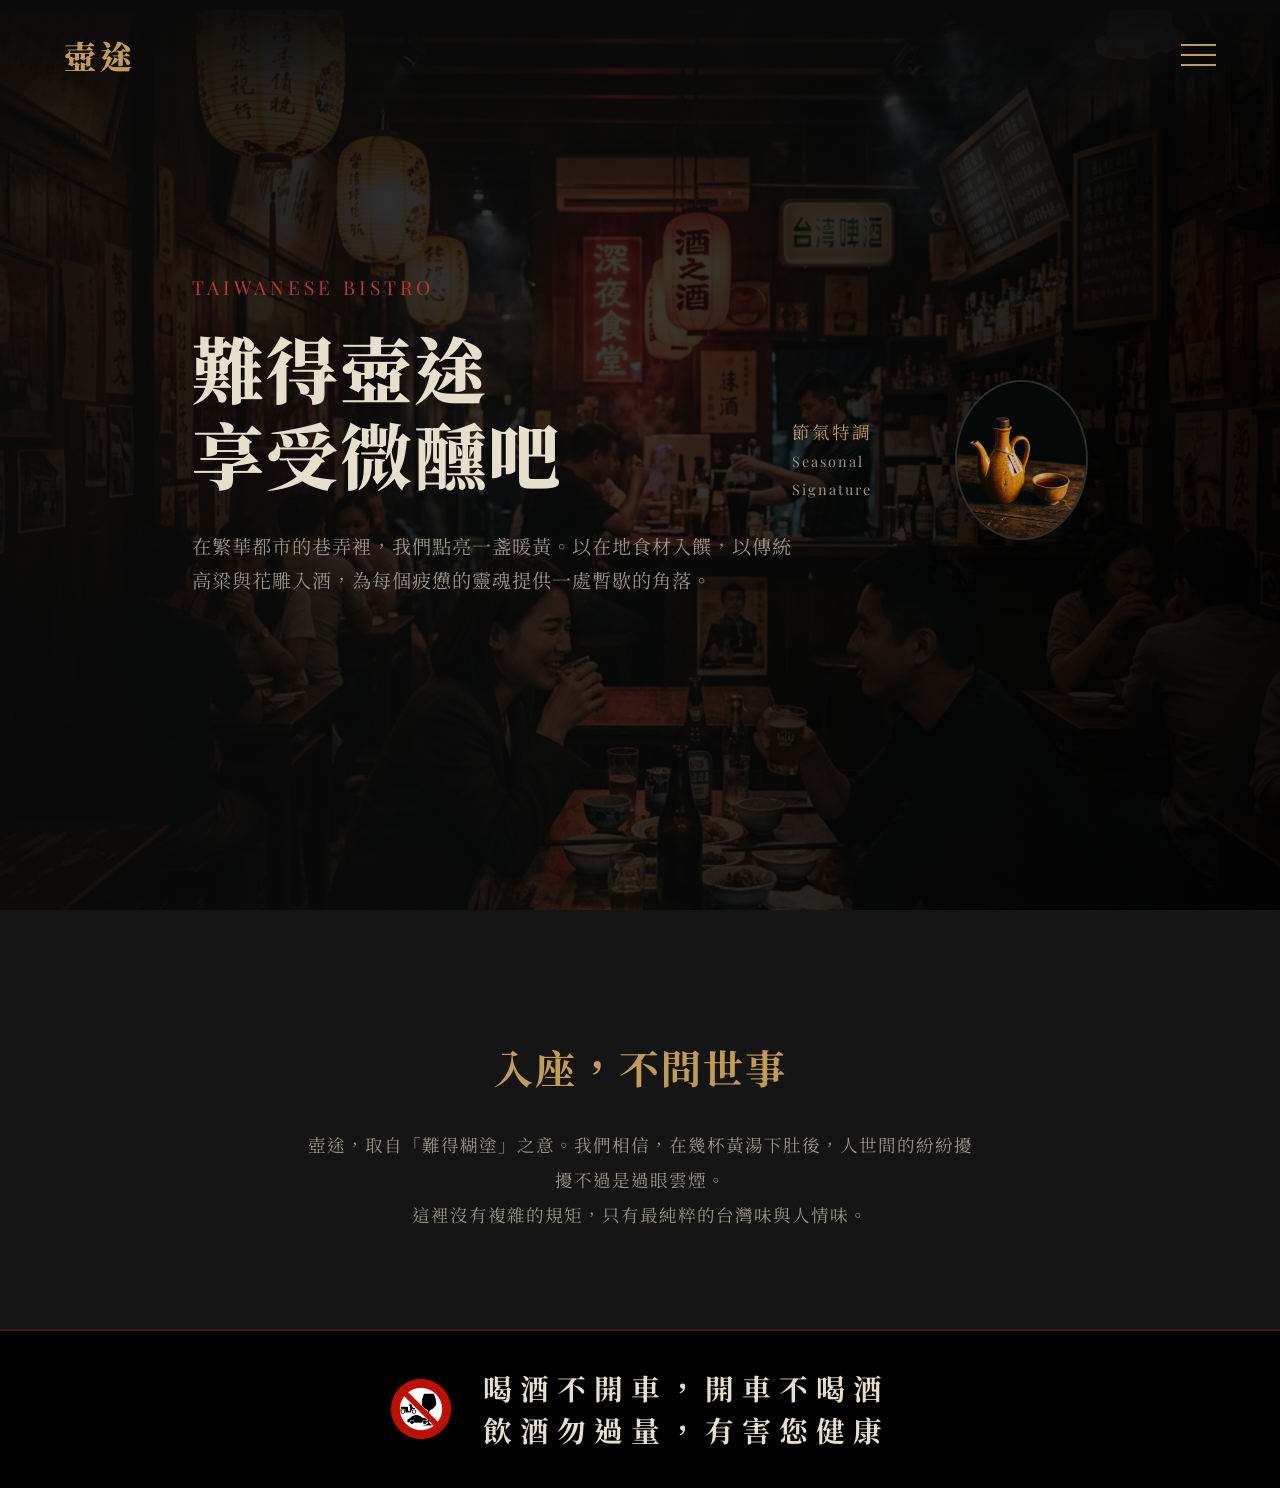
<file: index.html>
<!DOCTYPE html>
<html lang="zh-TW">

<head>
  <meta charset="UTF-8">
  <meta name="viewport" content="width=device-width, initial-scale=1.0">
  <title>壺途 HUTU | 傳統台式餐酒館</title>
  <link rel="stylesheet" href="styles.css">
</head>

<body>
  <header>
    <a href="index.html" class="logo">壺途</a>
    <div class="menu-toggle">
      <span></span>
      <span></span>
      <span></span>
    </div>
  </header>

  <nav class="nav-overlay">
    <ul class="nav-links">
      <li><a href="index.html">首頁 Home</a></li>
      <li><a href="about.html">關於壺途 About</a></li>
      <li><a href="menu.html">酒菜單 Menu</a></li>
      <li><a href="solar-terms.html">節氣特調 Seasonal Specials</a></li>
      <li><a href="contact.html">訂位預約 Contact</a></li>
    </ul>
  </nav>

  <main class="hero">
    <img src="assets/bistro_hero.png" alt="Bistro Interior" class="hero-bg">
    <div class="hero-gradient"></div>

    <div class="container" style="display: flex; justify-content: space-between; align-items: center; width: 100%;">
      <div class="hero-content">
        <div class="hero-subtitle">Taiwanese Bistro</div>
        <h1 class="hero-title">
          難得壺途<br>
          享受微醺吧
        </h1>
        <p class="hero-desc">
          在繁華都市的巷弄裡，我們點亮一盞暖黃。以在地食材入饌，以傳統高粱與花雕入酒，為每個疲憊的靈魂提供一處暫歇的角落。
        </p>
      </div>

      <a href="solar-terms.html" class="hero-video-thumbnail">
        <p>節氣特調<br><span style="font-family: var(--font-en); font-size: 0.9rem; color: var(--text-secondary);">Seasonal
            Signature</span></p>
        <div class="thumbnail-wrapper">
          <img src="assets/bistro_floating.png" alt="Seasonal Drink">
        </div>
      </a>
    </div>
  </main>

  <section class="section bg-alt" style="text-align: center; padding-bottom: 6rem;">
    <div class="container" style="max-width: 800px;">
      <h2 style="font-size: 2.5rem; color: var(--accent-gold); margin-bottom: 2rem; letter-spacing: 2px;">入座，不問世事</h2>
      <p style="color: var(--text-secondary); line-height: 2; font-size: 1.1rem;">
        壺途，取自「難得糊塗」之意。我們相信，在幾杯黃湯下肚後，人世間的紛紛擾擾不過是過眼雲煙。<br>
        這裡沒有複雜的規矩，只有最純粹的台灣味與人情味。
      </p>
    </div>
  </section>

  <!-- Warning Banner -->
  <div class="warning-banner">
    <div class="warning-content">
      <img src="assets/drink_notice.png" alt="禁止酒駕" class="warning-icon">
      <div class="warning-text-group">
        <div class="warning-text-primary">喝酒不開車，開車不喝酒</div>
        <div class="warning-text-secondary">飲酒勿過量，有害您健康</div>
      </div>
    </div>
  </div>

  <script src="main.js"></script>
</body>

</html>
</file>
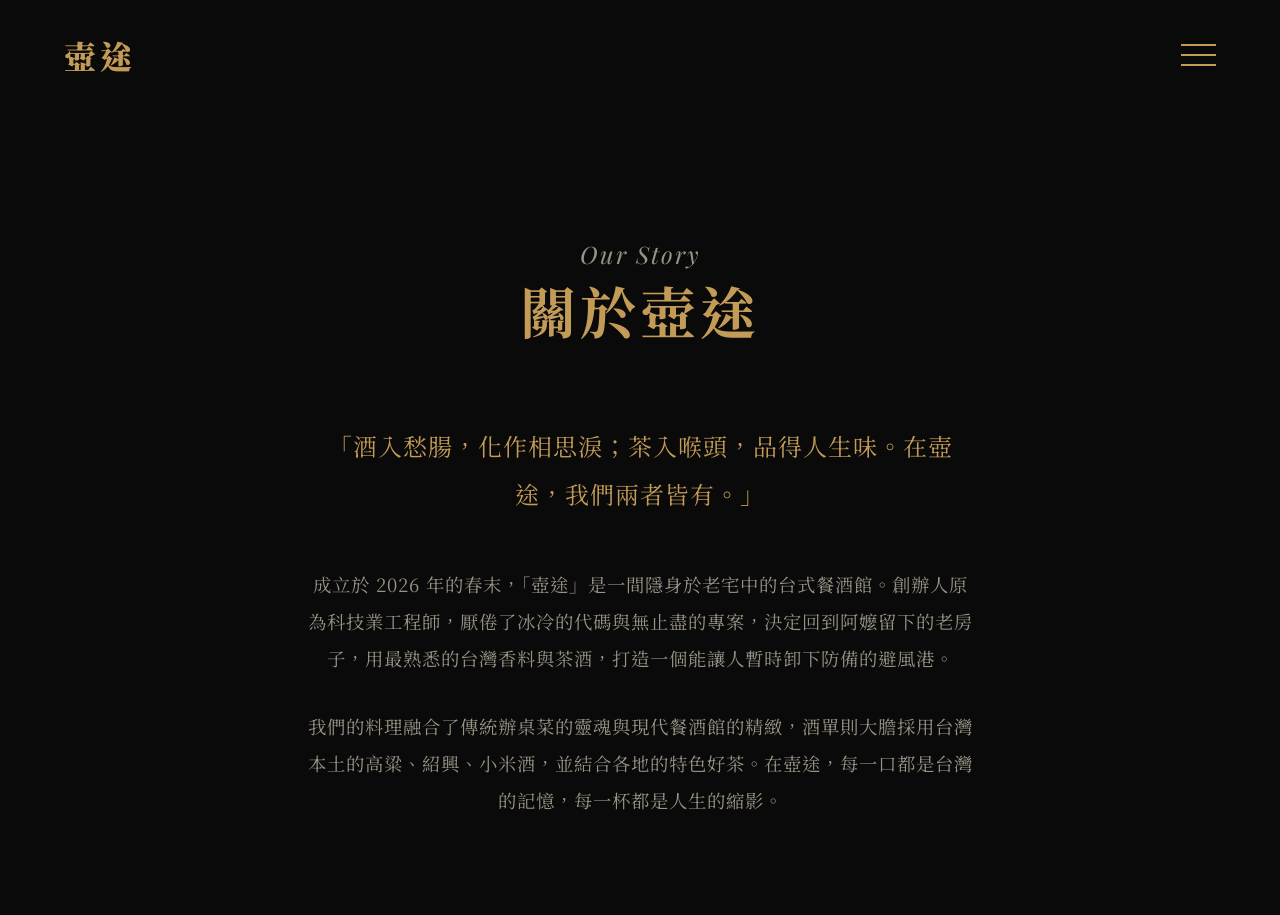
<file: about.html>
<!DOCTYPE html>
<html lang="zh-TW">
<head>
  <meta charset="UTF-8">
  <meta name="viewport" content="width=device-width, initial-scale=1.0">
  <title>關於壺途 - HUTU Bistro</title>
  <link rel="stylesheet" href="styles.css">
</head>
<body>
  <header>
    <a href="index.html" class="logo">壺途</a>
    <div class="menu-toggle">
      <span></span>
      <span></span>
      <span></span>
    </div>
  </header>

  <nav class="nav-overlay">
    <ul class="nav-links">
      <li><a href="index.html">首頁 Home</a></li>
      <li><a href="about.html">關於壺途 About</a></li>
      <li><a href="menu.html">酒菜單 Menu</a></li>
      <li><a href="solar-terms.html">節氣特調 Seasonal Specials</a></li>
      <li><a href="contact.html">訂位預約 Contact</a></li>
    </ul>
  </nav>

  <div class="container">
    <div class="page-header">
      <div class="page-title-en">Our Story</div>
      <h1 class="page-title">關於壺途</h1>
    </div>
    
    <div class="page-content" style="max-width: 800px; margin: 0 auto; text-align: center;">
      <p style="font-size: 1.5rem; color: var(--accent-gold); margin-bottom: 3rem;">
        「酒入愁腸，化作相思淚；茶入喉頭，品得人生味。在壺途，我們兩者皆有。」
      </p>
      
      <p style="color: var(--text-secondary); margin-bottom: 2rem;">
        成立於 2026 年的春末，「壺途」是一間隱身於老宅中的台式餐酒館。創辦人原為科技業工程師，厭倦了冰冷的代碼與無止盡的專案，決定回到阿嬤留下的老房子，用最熟悉的台灣香料與茶酒，打造一個能讓人暫時卸下防備的避風港。
      </p>
      
      <p style="color: var(--text-secondary);">
        我們的料理融合了傳統辦桌菜的靈魂與現代餐酒館的精緻，酒單則大膽採用台灣本土的高粱、紹興、小米酒，並結合各地的特色好茶。在壺途，每一口都是台灣的記憶，每一杯都是人生的縮影。
      </p>
    </div>
  </div>

  <script src="main.js"></script>
</body>
</html>
</file>
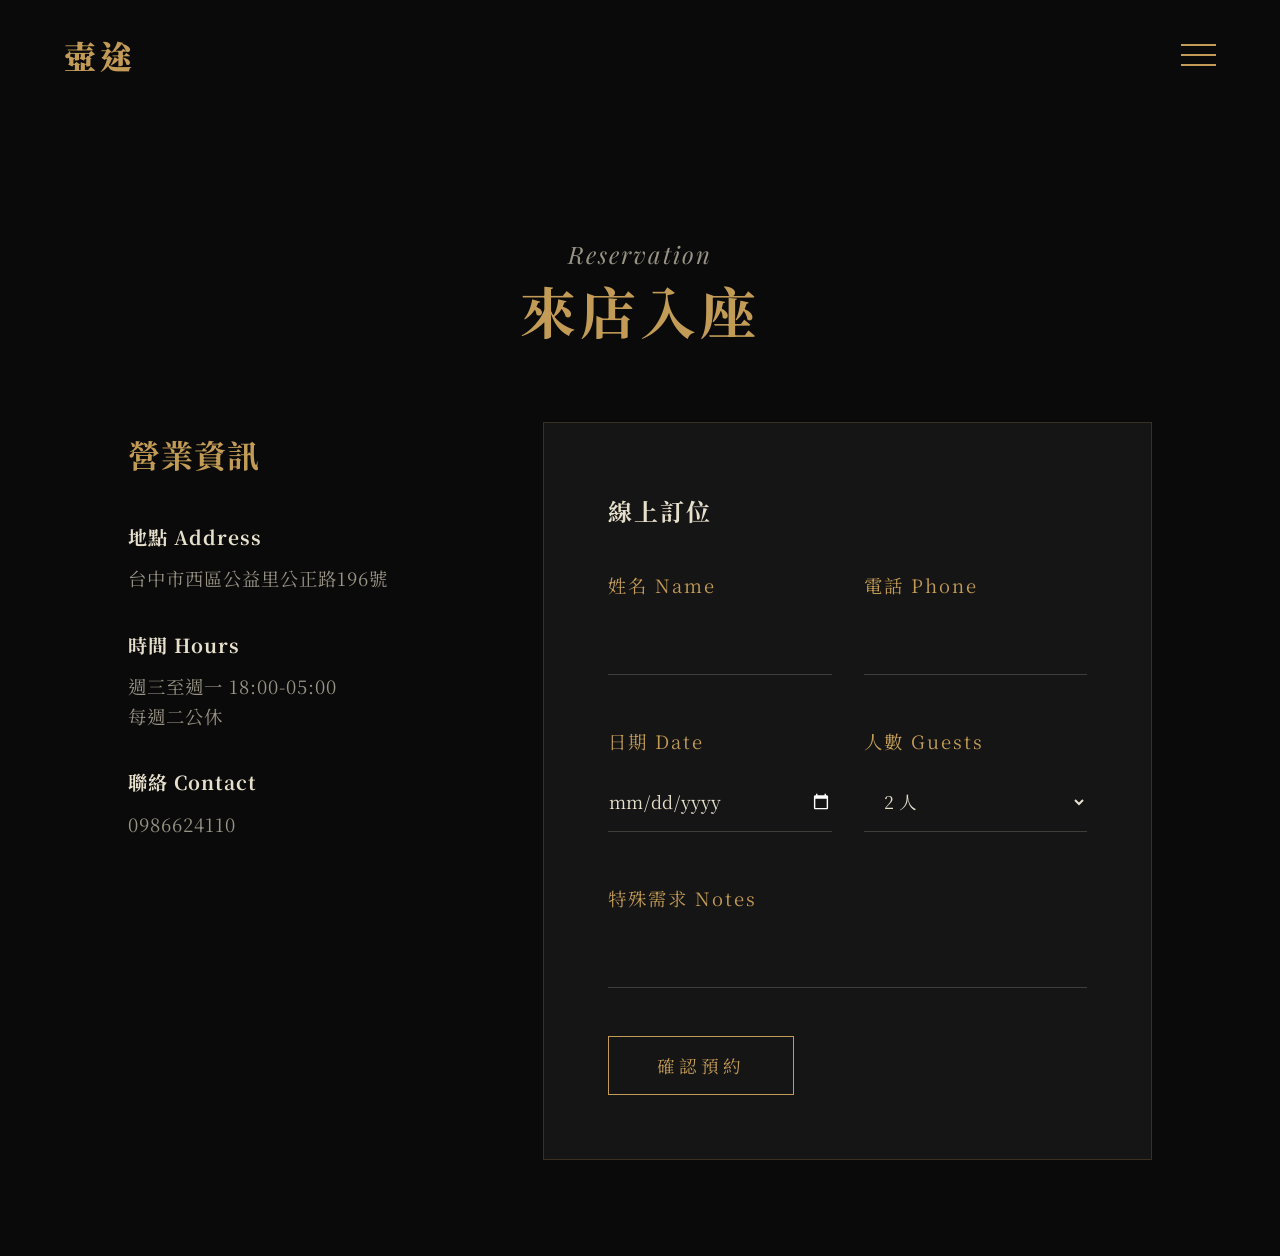
<file: contact.html>
<!DOCTYPE html>
<html lang="zh-TW">
<head>
  <meta charset="UTF-8">
  <meta name="viewport" content="width=device-width, initial-scale=1.0">
  <title>訂位預約 Contact - HUTU Bistro</title>
  <link rel="stylesheet" href="styles.css">
</head>
<body>
  <header>
    <a href="index.html" class="logo">壺途</a>
    <div class="menu-toggle">
      <span></span>
      <span></span>
      <span></span>
    </div>
  </header>

  <nav class="nav-overlay">
    <ul class="nav-links">
      <li><a href="index.html">首頁 Home</a></li>
      <li><a href="about.html">關於壺途 About</a></li>
      <li><a href="menu.html">酒菜單 Menu</a></li>
      <li><a href="solar-terms.html">節氣特調 Seasonal Specials</a></li>
      <li><a href="contact.html">訂位預約 Contact</a></li>
    </ul>
  </nav>

  <div class="container">
    <div class="page-header">
      <div class="page-title-en">Reservation</div>
      <h1 class="page-title">來店入座</h1>
    </div>
    
    <div class="page-content" style="display: flex; gap: 6rem; flex-wrap: wrap; max-width: 1200px; margin: 0 auto;">
      
      <div style="flex: 1; min-width: 300px;">
        <h2 style="font-size: 2rem; color: var(--accent-gold); margin-bottom: 2rem;">營業資訊</h2>
        
        <div style="margin-bottom: 2rem;">
          <h4 style="font-size: 1.2rem; color: var(--text-primary); margin-bottom: 0.5rem;">地點 Address</h4>
          <p style="color: var(--text-secondary); line-height: 1.6;">台中市西區公益里公正路196號</p>
        </div>
        
        <div style="margin-bottom: 2rem;">
          <h4 style="font-size: 1.2rem; color: var(--text-primary); margin-bottom: 0.5rem;">時間 Hours</h4>
          <p style="color: var(--text-secondary); line-height: 1.6;">週三至週一 18:00-05:00<br>每週二公休</p>
        </div>
        
        <div>
          <h4 style="font-size: 1.2rem; color: var(--text-primary); margin-bottom: 0.5rem;">聯絡 Contact</h4>
          <p style="color: var(--text-secondary); line-height: 1.6;">0986624110</p>
        </div>
      </div>

      <div style="flex: 1.5; min-width: 300px; background: var(--bg-secondary); padding: 4rem; border: 1px solid rgba(194, 155, 87, 0.2);">
        <h2 style="font-size: 1.5rem; margin-bottom: 2rem; letter-spacing: 2px;">線上訂位</h2>
        <form action="#" method="POST">
          <div style="display: flex; gap: 2rem; margin-bottom: 1rem;">
            <div class="form-group" style="flex: 1;">
              <label for="name">姓名 Name</label>
              <input type="text" id="name" class="form-control" required>
            </div>
            <div class="form-group" style="flex: 1;">
              <label for="phone">電話 Phone</label>
              <input type="tel" id="phone" class="form-control" required>
            </div>
          </div>
          
          <div style="display: flex; gap: 2rem; margin-bottom: 1rem;">
            <div class="form-group" style="flex: 1;">
              <label for="date">日期 Date</label>
              <input type="date" id="date" class="form-control" required>
            </div>
            <div class="form-group" style="flex: 1;">
              <label for="people">人數 Guests</label>
              <select id="people" class="form-control" required>
                <option value="1">1 人</option>
                <option value="2" selected>2 人</option>
                <option value="3">3 人</option>
                <option value="4">4 人</option>
                <option value="5">5 人以上</option>
              </select>
            </div>
          </div>
          
          <div class="form-group" style="margin-bottom: 3rem;">
            <label for="message">特殊需求 Notes</label>
            <input type="text" id="message" class="form-control">
          </div>
          
          <button type="submit" class="btn">確認預約</button>
        </form>
      </div>

    </div>
  </div>

  <script src="main.js"></script>
</body>
</html>
</file>
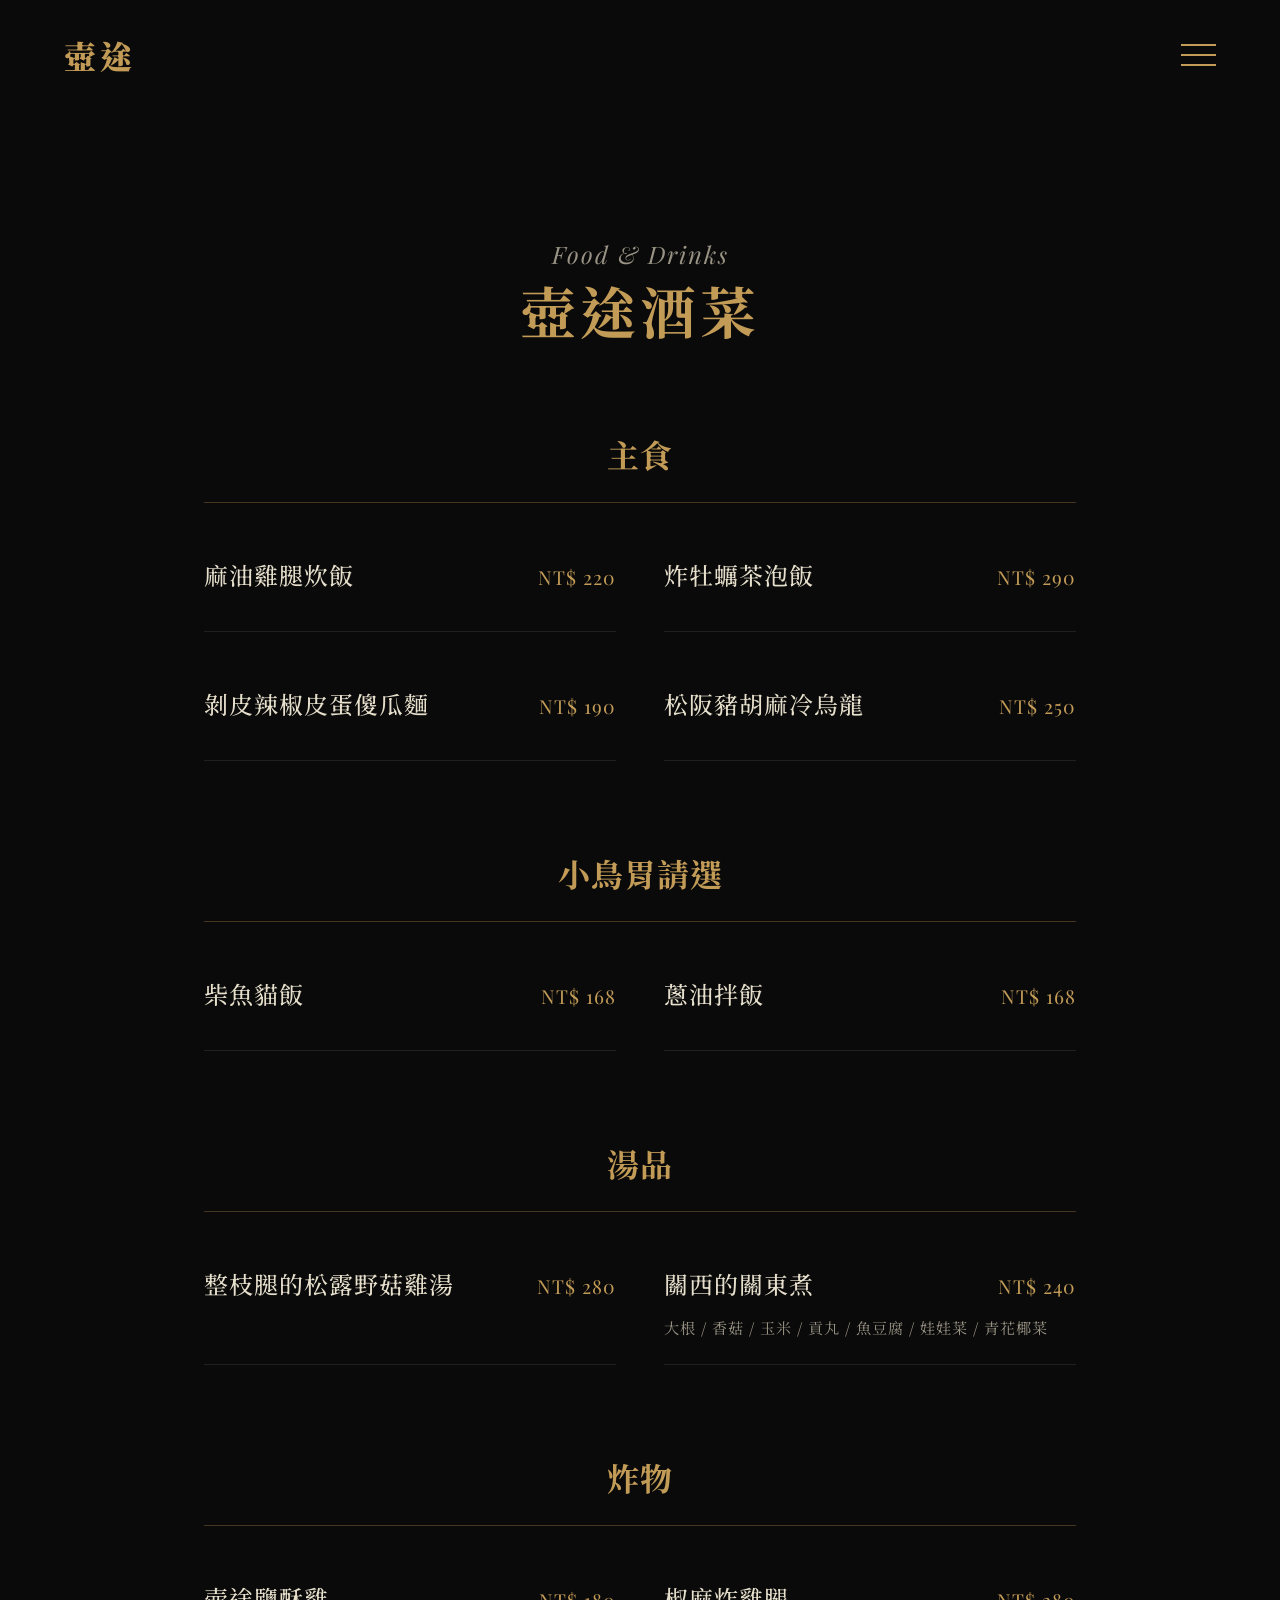
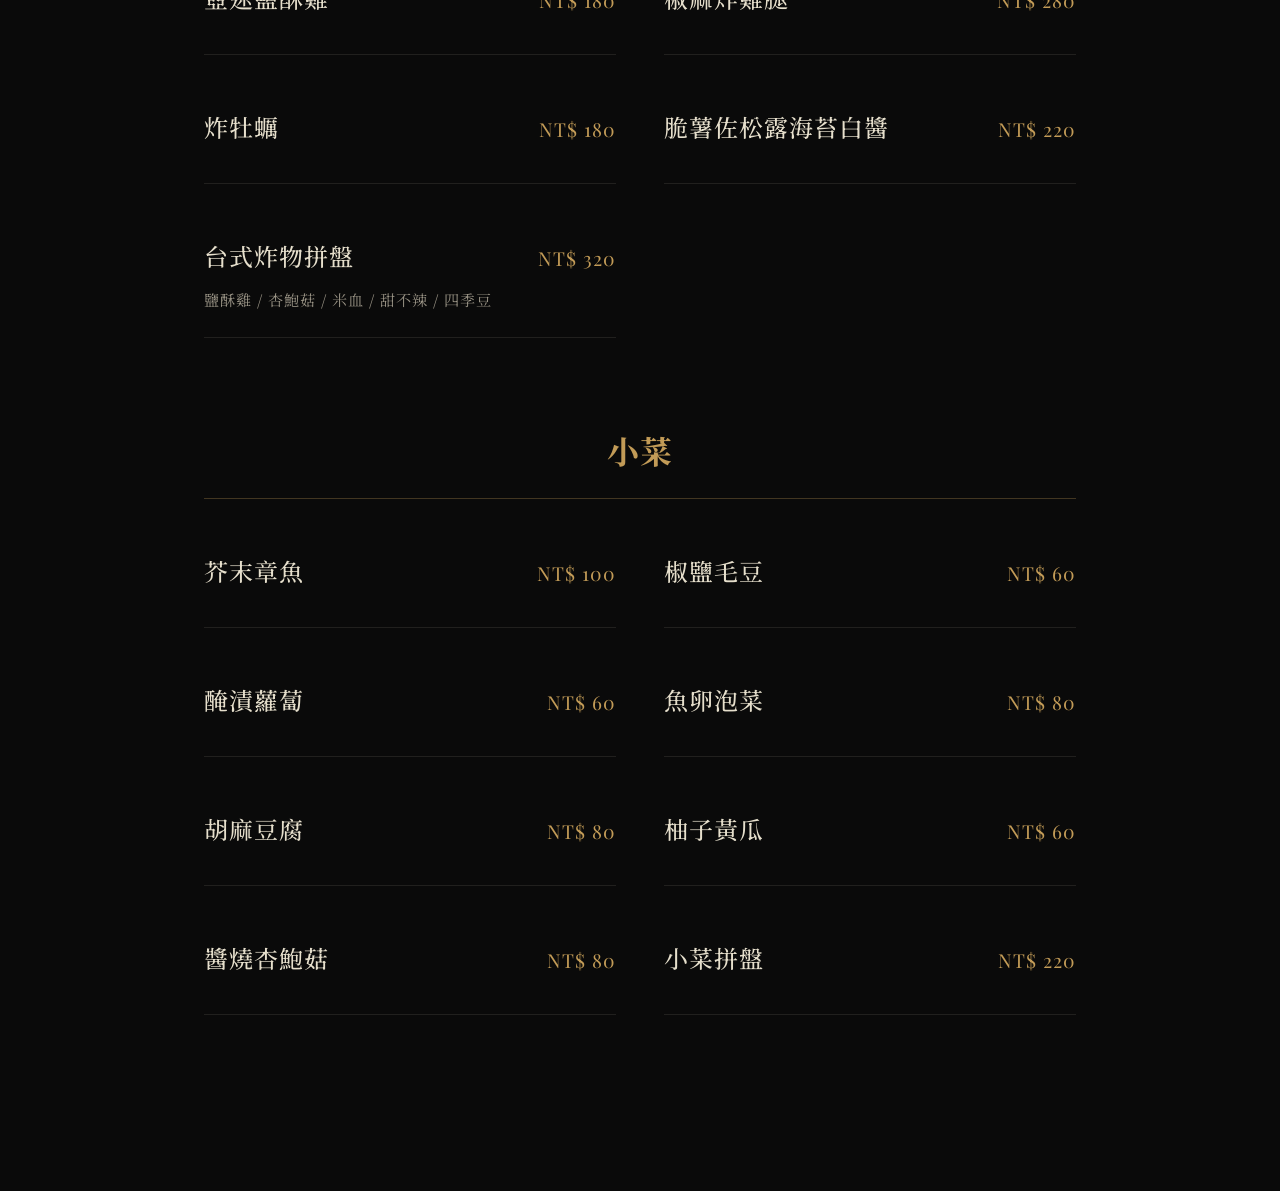
<file: menu.html>
<!DOCTYPE html>
<html lang="zh-TW">
<head>
  <meta charset="UTF-8">
  <meta name="viewport" content="width=device-width, initial-scale=1.0">
  <title>酒菜單 Menu - HUTU Bistro</title>
  <link rel="stylesheet" href="styles.css">
</head>
<body>
  <header>
    <a href="index.html" class="logo">壺途</a>
    <div class="menu-toggle">
      <span></span>
      <span></span>
      <span></span>
    </div>
  </header>

  <nav class="nav-overlay">
    <ul class="nav-links">
      <li><a href="index.html">首頁 Home</a></li>
      <li><a href="about.html">關於壺途 About</a></li>
      <li><a href="menu.html">酒菜單 Menu</a></li>
      <li><a href="solar-terms.html">節氣特調 Seasonal Specials</a></li>
      <li><a href="contact.html">訂位預約 Contact</a></li>
    </ul>
  </nav>

  <div class="container">
    <div class="page-header">
      <div class="page-title-en">Food & Drinks</div>
      <h1 class="page-title">壺途酒菜</h1>
    </div>
    
    <div class="page-content" style="max-width: 1000px; margin: 0 auto;">
      
      <!-- 主食 -->
      <h2 style="color: var(--accent-gold); font-size: 2rem; margin-bottom: 2rem; text-align: center; border-bottom: 1px solid rgba(194, 155, 87, 0.3); padding-bottom: 1rem;">主食</h2>
      <div class="menu-grid" style="margin-bottom: 5rem;">
        <div class="menu-item">
          <div class="menu-item-header">
            <h3>麻油雞腿炊飯</h3>
            <span class="price">NT$ 220</span>
          </div>
        </div>
        <div class="menu-item">
          <div class="menu-item-header">
            <h3>炸牡蠣茶泡飯</h3>
            <span class="price">NT$ 290</span>
          </div>
        </div>
        <div class="menu-item">
          <div class="menu-item-header">
            <h3>剝皮辣椒皮蛋傻瓜麵</h3>
            <span class="price">NT$ 190</span>
          </div>
        </div>
        <div class="menu-item">
          <div class="menu-item-header">
            <h3>松阪豬胡麻冷烏龍</h3>
            <span class="price">NT$ 250</span>
          </div>
        </div>
      </div>

      <!-- 小鳥胃請選 -->
      <h2 style="color: var(--accent-gold); font-size: 2rem; margin-bottom: 2rem; text-align: center; border-bottom: 1px solid rgba(194, 155, 87, 0.3); padding-bottom: 1rem;">小鳥胃請選</h2>
      <div class="menu-grid" style="margin-bottom: 5rem;">
        <div class="menu-item">
          <div class="menu-item-header">
            <h3>柴魚貓飯</h3>
            <span class="price">NT$ 168</span>
          </div>
        </div>
        <div class="menu-item">
          <div class="menu-item-header">
            <h3>蔥油拌飯</h3>
            <span class="price">NT$ 168</span>
          </div>
        </div>
      </div>

      <!-- 湯品 -->
      <h2 style="color: var(--accent-gold); font-size: 2rem; margin-bottom: 2rem; text-align: center; border-bottom: 1px solid rgba(194, 155, 87, 0.3); padding-bottom: 1rem;">湯品</h2>
      <div class="menu-grid" style="margin-bottom: 5rem;">
        <div class="menu-item">
          <div class="menu-item-header">
            <h3>整枝腿的松露野菇雞湯</h3>
            <span class="price">NT$ 280</span>
          </div>
        </div>
        <div class="menu-item">
          <div class="menu-item-header">
            <h3>關西的關東煮</h3>
            <span class="price">NT$ 240</span>
          </div>
          <p>大根 / 香菇 / 玉米 / 貢丸 / 魚豆腐 / 娃娃菜 / 青花椰菜</p>
        </div>
      </div>

      <!-- 炸物 -->
      <h2 style="color: var(--accent-gold); font-size: 2rem; margin-bottom: 2rem; text-align: center; border-bottom: 1px solid rgba(194, 155, 87, 0.3); padding-bottom: 1rem;">炸物</h2>
      <div class="menu-grid" style="margin-bottom: 5rem;">
        <div class="menu-item">
          <div class="menu-item-header">
            <h3>壺途鹽酥雞</h3>
            <span class="price">NT$ 180</span>
          </div>
        </div>
        <div class="menu-item">
          <div class="menu-item-header">
            <h3>椒麻炸雞腿</h3>
            <span class="price">NT$ 280</span>
          </div>
        </div>
        <div class="menu-item">
          <div class="menu-item-header">
            <h3>炸牡蠣</h3>
            <span class="price">NT$ 180</span>
          </div>
        </div>
        <div class="menu-item">
          <div class="menu-item-header">
            <h3>脆薯佐松露海苔白醬</h3>
            <span class="price">NT$ 220</span>
          </div>
        </div>
        <div class="menu-item">
          <div class="menu-item-header">
            <h3>台式炸物拼盤</h3>
            <span class="price">NT$ 320</span>
          </div>
          <p>鹽酥雞 / 杏鮑菇 / 米血 / 甜不辣 / 四季豆</p>
        </div>
      </div>

      <!-- 小菜 -->
      <h2 style="color: var(--accent-gold); font-size: 2rem; margin-bottom: 2rem; text-align: center; border-bottom: 1px solid rgba(194, 155, 87, 0.3); padding-bottom: 1rem;">小菜</h2>
      <div class="menu-grid" style="margin-bottom: 5rem;">
        <div class="menu-item">
          <div class="menu-item-header">
            <h3>芥末章魚</h3>
            <span class="price">NT$ 100</span>
          </div>
        </div>
        <div class="menu-item">
          <div class="menu-item-header">
            <h3>椒鹽毛豆</h3>
            <span class="price">NT$ 60</span>
          </div>
        </div>
        <div class="menu-item">
          <div class="menu-item-header">
            <h3>醃漬蘿蔔</h3>
            <span class="price">NT$ 60</span>
          </div>
        </div>
        <div class="menu-item">
          <div class="menu-item-header">
            <h3>魚卵泡菜</h3>
            <span class="price">NT$ 80</span>
          </div>
        </div>
        <div class="menu-item">
          <div class="menu-item-header">
            <h3>胡麻豆腐</h3>
            <span class="price">NT$ 80</span>
          </div>
        </div>
        <div class="menu-item">
          <div class="menu-item-header">
            <h3>柚子黃瓜</h3>
            <span class="price">NT$ 60</span>
          </div>
        </div>
        <div class="menu-item">
          <div class="menu-item-header">
            <h3>醬燒杏鮑菇</h3>
            <span class="price">NT$ 80</span>
          </div>
        </div>
        <div class="menu-item">
          <div class="menu-item-header">
            <h3>小菜拼盤</h3>
            <span class="price">NT$ 220</span>
          </div>
        </div>
      </div>

    </div>
  </div>

  <script src="main.js"></script>
</body>
</html>
</file>
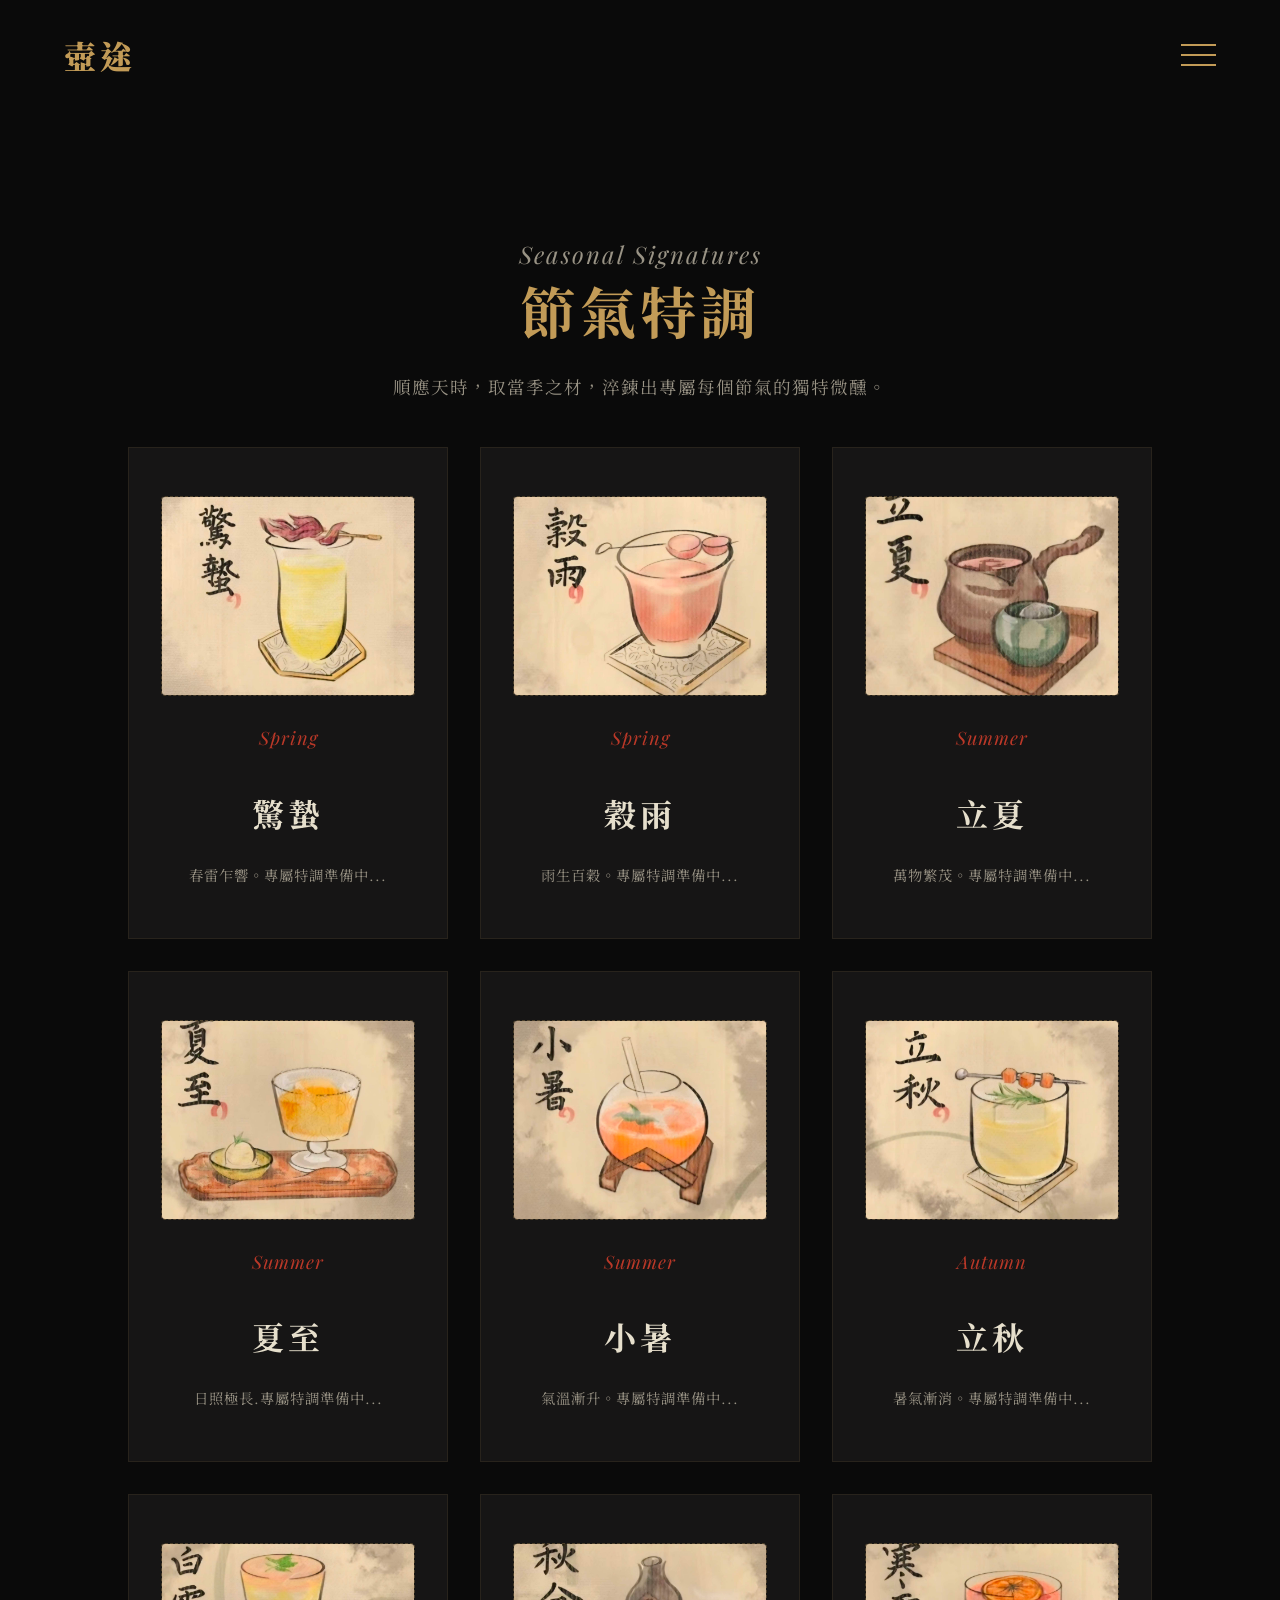
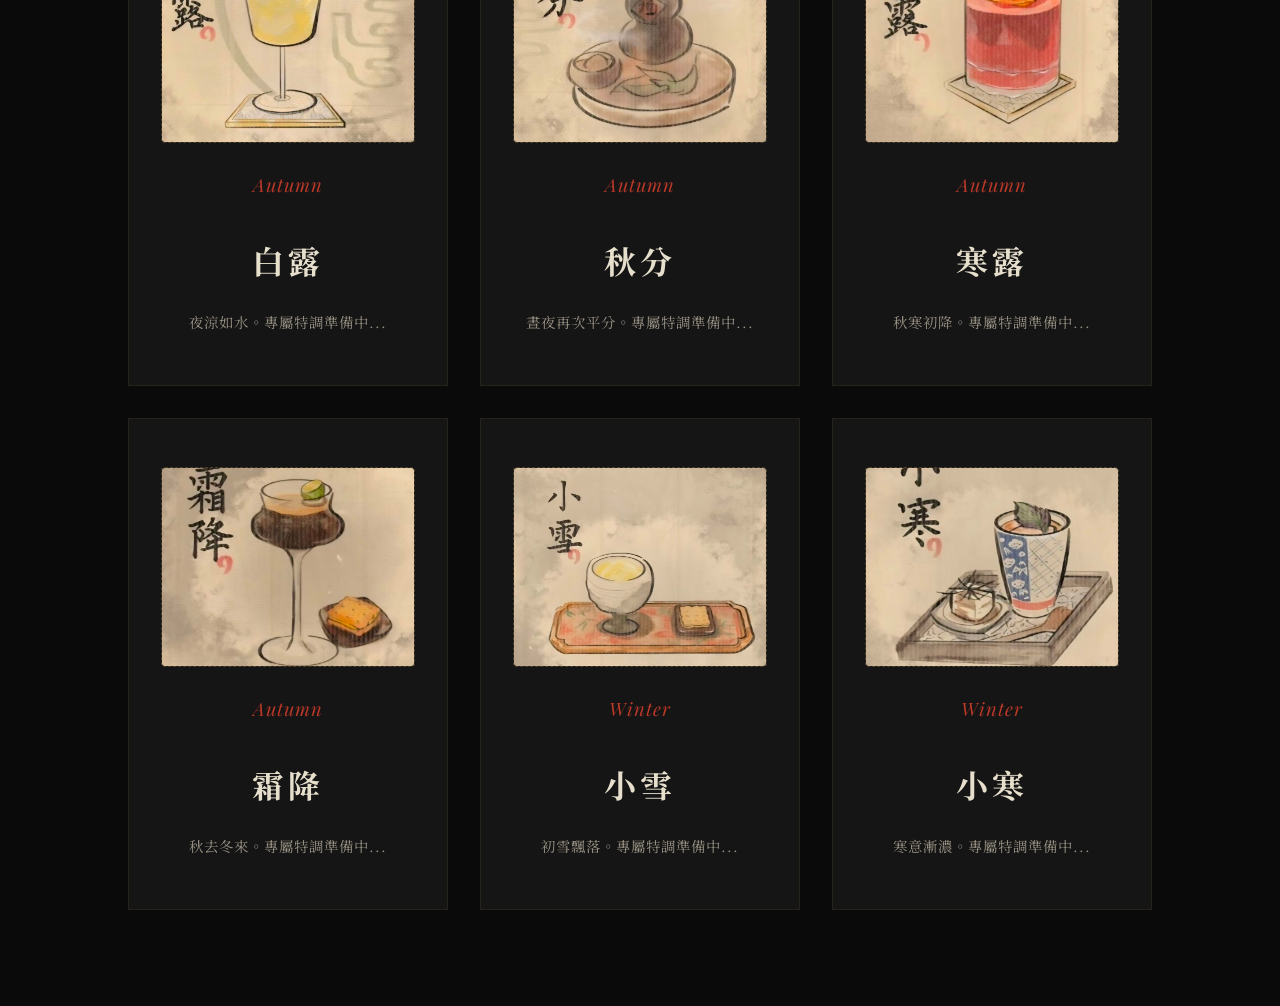
<file: solar-terms.html>
<!DOCTYPE html>
<html lang="zh-TW">
<head>
  <meta charset="UTF-8">
  <meta name="viewport" content="width=device-width, initial-scale=1.0">
  <title>節氣特調 Seasonal Specials - HUTU Bistro</title>
  <link rel="stylesheet" href="styles.css">
</head>
<body>
  <header>
    <a href="index.html" class="logo">壺途</a>
    <div class="menu-toggle">
      <span></span>
      <span></span>
      <span></span>
    </div>
  </header>

  <nav class="nav-overlay">
    <ul class="nav-links">
      <li><a href="index.html">首頁 Home</a></li>
      <li><a href="about.html">關於壺途 About</a></li>
      <li><a href="menu.html">酒菜單 Menu</a></li>
      <li><a href="solar-terms.html">節氣特調 Seasonal Specials</a></li>
      <li><a href="contact.html">訂位預約 Contact</a></li>
    </ul>
  </nav>

  <div class="container">
    <div class="page-header">
      <div class="page-title-en">Seasonal Signatures</div>
      <h1 class="page-title">節氣特調</h1>
      <p style="color: var(--text-secondary); margin-top: 1rem; font-size: 1.1rem;">順應天時，取當季之材，淬鍊出專屬每個節氣的獨特微醺。</p>
    </div>
    
    <div class="page-content">
      <div class="solar-grid">
        
        <!-- Spring -->
        <div class="solar-card">
          <div class="solar-img-placeholder"><img src="assets/sp3.jpg" alt="驚蟄"></div>
          <div class="season">Spring</div>
          <h3>驚蟄</h3>
          <p>春雷乍響。專屬特調準備中...</p>
        </div>
        <div class="solar-card">
          <div class="solar-img-placeholder"><img src="assets/sp6.jpg" alt="穀雨"></div>
          <div class="season">Spring</div>
          <h3>穀雨</h3>
          <p>雨生百穀。專屬特調準備中...</p>
        </div>

        <!-- Summer -->
        <div class="solar-card">
          <div class="solar-img-placeholder"><img src="assets/s1.jpg" alt="立夏"></div>
          <div class="season">Summer</div>
          <h3>立夏</h3>
          <p>萬物繁茂。專屬特調準備中...</p>
        </div>
        <div class="solar-card">
          <div class="solar-img-placeholder"><img src="assets/s4.jpg" alt="夏至"></div>
          <div class="season">Summer</div>
          <h3>夏至</h3>
          <p>日照極長.專屬特調準備中...</p>
        </div>
        <div class="solar-card">
          <div class="solar-img-placeholder"><img src="assets/s5.jpg" alt="小暑"></div>
          <div class="season">Summer</div>
          <h3>小暑</h3>
          <p>氣溫漸升。專屬特調準備中...</p>
        </div>

        <!-- Autumn -->
        <div class="solar-card">
          <div class="solar-img-placeholder"><img src="assets/a1.jpg" alt="立秋"></div>
          <div class="season">Autumn</div>
          <h3>立秋</h3>
          <p>暑氣漸消。專屬特調準備中...</p>
        </div>
        <div class="solar-card">
          <div class="solar-img-placeholder"><img src="assets/a3.jpg" alt="白露"></div>
          <div class="season">Autumn</div>
          <h3>白露</h3>
          <p>夜涼如水。專屬特調準備中...</p>
        </div>
        <div class="solar-card">
          <div class="solar-img-placeholder"><img src="assets/a4.jpg" alt="秋分"></div>
          <div class="season">Autumn</div>
          <h3>秋分</h3>
          <p>晝夜再次平分。專屬特調準備中...</p>
        </div>
        <div class="solar-card">
          <div class="solar-img-placeholder"><img src="assets/a5.jpg" alt="寒露"></div>
          <div class="season">Autumn</div>
          <h3>寒露</h3>
          <p>秋寒初降。專屬特調準備中...</p>
        </div>
        <div class="solar-card">
          <div class="solar-img-placeholder"><img src="assets/a6.jpg" alt="霜降"></div>
          <div class="season">Autumn</div>
          <h3>霜降</h3>
          <p>秋去冬來。專屬特調準備中...</p>
        </div>

        <!-- Winter -->
        <div class="solar-card">
          <div class="solar-img-placeholder"><img src="assets/w2.jpg" alt="小雪"></div>
          <div class="season">Winter</div>
          <h3>小雪</h3>
          <p>初雪飄落。專屬特調準備中...</p>
        </div>
        <div class="solar-card">
          <div class="solar-img-placeholder"><img src="assets/w5.jpg" alt="小寒"></div>
          <div class="season">Winter</div>
          <h3>小寒</h3>
          <p>寒意漸濃。專屬特調準備中...</p>
        </div>

      </div>
    </div>
  </div>

  <script src="main.js"></script>
</body>
</html>
</file>
<file: styles.css>
@import url('https://fonts.googleapis.com/css2?family=Noto+Serif+TC:wght@400;500;600;700;900&family=Playfair+Display:ital,wght@0,400;0,700;1,400&display=swap');

:root {
  --bg-color: #0a0a0a;
  --bg-secondary: #161515;
  --text-primary: #e6dfcc;
  --text-secondary: #999385;
  --accent-color: #ba3828; /* Deep red */
  --accent-gold: #c29b57;
  --font-heading: 'Noto Serif TC', serif;
  --font-en: 'Playfair Display', serif;
}

* {
  margin: 0;
  padding: 0;
  box-sizing: border-box;
}

body {
  font-family: var(--font-heading);
  background-color: var(--bg-color);
  color: var(--text-primary);
  min-height: 100vh;
  display: flex;
  flex-direction: column;
  overflow-x: hidden;
  position: relative;
  letter-spacing: 1px;
}

a {
  text-decoration: none;
  color: inherit;
  transition: 0.3s;
}

/* Header */
header {
  display: flex;
  justify-content: space-between;
  align-items: center;
  padding: 2rem 4rem;
  position: relative;
  z-index: 200;
  background: linear-gradient(to bottom, rgba(10,10,10,0.9), transparent);
}

.logo {
  font-size: 2rem;
  font-weight: 900;
  letter-spacing: 4px;
  display: flex;
  align-items: center;
  color: var(--accent-gold);
}

.menu-toggle {
  display: flex;
  flex-direction: column;
  gap: 8px;
  cursor: pointer;
  z-index: 150;
  transition: transform 0.2s cubic-bezier(0.175, 0.885, 0.32, 1.275);
}

.menu-toggle:hover {
  transform: scale(1.1);
}

.menu-toggle span {
  display: block;
  width: 35px;
  height: 2px;
  background-color: var(--accent-gold);
  transition: transform 0.4s cubic-bezier(0.175, 0.885, 0.32, 1.275), opacity 0.3s ease;
}

/* Active State (X cross) in the exact same position */
.menu-toggle.active span:nth-child(1) {
  transform: translateY(10px) rotate(45deg);
}

.menu-toggle.active span:nth-child(2) {
  opacity: 0;
}

.menu-toggle.active span:nth-child(3) {
  transform: translateY(-10px) rotate(-45deg);
}


/* Navigation Overlay */
.nav-overlay {
  position: fixed;
  top: 0;
  left: 0;
  width: 100%;
  height: 100%;
  background-color: rgba(10, 10, 10, 0.98);
  display: flex;
  justify-content: center;
  align-items: center;
  opacity: 0;
  visibility: hidden;
  transition: 0.4s ease-in-out;
  z-index: 100;
}

.nav-overlay.active {
  opacity: 1;
  visibility: visible;
}

.nav-links {
  list-style: none;
  text-align: center;
}

.nav-links li {
  margin: 2.5rem 0;
  position: relative;
}

.nav-links a {
  font-size: 2.5rem;
  font-weight: 500;
  letter-spacing: 5px;
  color: var(--text-secondary);
}

.nav-links a:hover,
.nav-links a.active {
  color: var(--accent-gold);
}

/* Layout Utilities */
.container {
  max-width: 1400px;
  margin: 0 auto;
  padding: 0 4rem;
  width: 100%;
  position: relative;
  z-index: 2;
}

/* Base Page Styles */
.page-header {
  padding: 8rem 4rem 3rem;
  text-align: center;
  position: relative;
  z-index: 2;
}

.page-title {
  font-size: 3.5rem;
  font-weight: 700;
  color: var(--accent-gold);
  letter-spacing: 4px;
  margin-bottom: 1.5rem;
}

.page-title-en {
  font-family: var(--font-en);
  font-style: italic;
  font-size: 1.5rem;
  color: var(--text-secondary);
  letter-spacing: 2px;
}

.page-content {
  padding: 0 4rem 6rem;
  font-size: 1.15rem;
  line-height: 2;
  position: relative;
  z-index: 2;
}

/* Hero Section (Index) */
.hero {
  position: relative;
  flex: 1;
  display: flex;
  align-items: center;
  padding: 0 8rem;
  min-height: 100vh;
  margin-top: -100px; /* offset header */
  overflow: visible;
  z-index: 10;
}

.hero-bg {
  position: absolute;
  top: 0;
  left: 0;
  width: 100%;
  height: 100%;
  object-fit: cover;
  opacity: 0.3;
  z-index: 0;
}

.hero-gradient {
  position: absolute;
  top: 0;
  left: 0;
  width: 100%;
  height: 100%;
  background: linear-gradient(to right, rgb(10 10 10 / 75%) 0%, rgb(10 10 10 / 30%) 50%, rgb(0 0 0 / 75%) 100%);
  z-index: 1;
}

.hero-content {
  position: relative;
  z-index: 2;
  max-width: 600px;
}

.hero-subtitle {
  font-family: var(--font-en);
  font-size: 1.2rem;
  color: var(--accent-color);
  letter-spacing: 4px;
  margin-bottom: 1.5rem;
  text-transform: uppercase;
}

.hero-title {
  font-size: 4.5rem;
  font-weight: 900;
  line-height: 1.2;
  color: var(--text-primary);
  margin-bottom: 2rem;
  letter-spacing: 2px;
}

.hero-desc {
  color: var(--text-secondary);
  font-size: 1.2rem;
  line-height: 1.8;
  margin-bottom: 3rem;
}

.hero-video-thumbnail {
  display: flex;
  align-items: center;
  gap: 2rem;
  position: relative;
  z-index: 50;
  transition: transform 0.1s ease-out;
}

.thumbnail-wrapper {
  position: relative;
  width: 160px;
  height: 160px;
  overflow: hidden;
  border-radius: 50%;
  border: 1px solid rgba(194, 155, 87, 0.3);
  box-shadow: 0 20px 40px rgba(0,0,0,0.5);
  background: var(--bg-secondary);
}

.thumbnail-wrapper img {
  width: 100%;
  height: 100%;
  object-fit: cover;
  opacity: 0.8;
  transition: 0.5s ease;
}

.thumbnail-wrapper:hover img {
  opacity: 1;
  transform: scale(1.1) rotate(5deg);
}

.hero-video-thumbnail p {
  font-size: 1.1rem;
  color: var(--accent-gold);
  line-height: 1.6;
  letter-spacing: 2px;
}

/* Sections */
.section {
  padding: 8rem 4rem;
  position: relative;
  z-index: 5;
}

.bg-alt {
  background-color: var(--bg-secondary);
}

/* Grid Layouts for Menu & Solar Terms */
.menu-grid {
  display: grid;
  grid-template-columns: repeat(auto-fill, minmax(300px, 1fr));
  gap: 3rem;
  margin-top: 3rem;
}

.menu-item {
  border-bottom: 1px solid rgba(230, 223, 204, 0.1);
  padding-bottom: 1.5rem;
}

.menu-item-header {
  display: flex;
  justify-content: space-between;
  align-items: baseline;
  margin-bottom: 0.5rem;
}

.menu-item h3 {
  font-size: 1.5rem;
  color: var(--text-primary);
  font-weight: 500;
  letter-spacing: 1px;
}

.menu-item .price {
  color: var(--accent-gold);
  font-family: var(--font-en);
  font-size: 1.2rem;
}

.menu-item p {
  color: var(--text-secondary);
  font-size: 0.95rem;
  line-height: 1.6;
}

/* 24 Solar Terms Grid */
.solar-grid {
  display: grid;
  grid-template-columns: repeat(auto-fill, minmax(250px, 1fr));
  gap: 2rem;
}

.solar-card {
  background: var(--bg-secondary);
  border: 1px solid rgba(194, 155, 87, 0.1);
  padding: 3rem 2rem;
  text-align: center;
  transition: 0.4s ease;
  position: relative;
  overflow: hidden;
}

.solar-card::before {
  content: '';
  position: absolute;
  top: 0; left: 0; width: 100%; height: 2px;
  background: var(--accent-gold);
  transform: scaleX(0);
  transition: 0.4s ease;
}

.solar-card:hover {
  transform: translateY(-5px);
  border-color: rgba(194, 155, 87, 0.3);
}

.solar-card:hover::before {
  transform: scaleX(1);
}

.solar-card h3 {
  font-size: 2rem;
  color: var(--text-primary);
  margin-bottom: 1rem;
  letter-spacing: 4px;
}

.solar-card .season {
  font-family: var(--font-en);
  color: var(--accent-color);
  font-style: italic;
  margin-bottom: 1.5rem;
}

.solar-card p {
  color: var(--text-secondary);
  font-size: 0.9rem;
}

/* Image Placeholder for Solar Terms */
.solar-img-placeholder {
  width: 100%;
  height: 200px;
  background-color: rgba(194, 155, 87, 0.03);
  border: 1px dashed rgba(194, 155, 87, 0.3);
  border-radius: 4px;
  margin-bottom: 1.5rem;
  display: flex;
  align-items: center;
  justify-content: center;
  color: var(--text-secondary);
  font-size: 0.9rem;
  letter-spacing: 2px;
  overflow: hidden;
}

.solar-img-placeholder img {
  width: 100%;
  height: 100%;
  object-fit: cover;
}

/* Forms */
.form-group {
  margin-bottom: 2rem;
}

.form-group label {
  display: block;
  margin-bottom: 0.8rem;
  color: var(--accent-gold);
  letter-spacing: 2px;
}

.form-control {
  width: 100%;
  padding: 1rem 0;
  border: none;
  border-bottom: 1px solid rgba(230, 223, 204, 0.2);
  background: transparent;
  color: var(--text-primary);
  font-family: inherit;
  font-size: 1.1rem;
  transition: 0.3s;
}

.form-control:focus {
  outline: none;
  border-bottom-color: var(--accent-gold);
}

/* Date picker calendar icon style */
input[type="date"]::-webkit-calendar-picker-indicator {
  filter: invert(1);
  cursor: pointer;
}

/* Select dropdown styles */
select#people {
  background-color: #161515;
  padding-left: 1rem;
  padding-right: 1rem;
  color: var(--text-primary);
}

select#people option {
  background-color: #4B3B27;
  color: var(--text-primary);
}

.btn {
  display: inline-block;
  padding: 1rem 3rem;
  background-color: transparent;
  color: var(--accent-gold);
  border: 1px solid var(--accent-gold);
  font-family: inherit;
  font-size: 1.1rem;
  letter-spacing: 4px;
  cursor: pointer;
  transition: 0.4s;
}

.btn:hover {
  background-color: var(--accent-gold);
  color: var(--bg-color);
}

/* Responsive */
@media (max-width: 1024px) {
  .hero-title { font-size: 3.5rem; }
  .hero { padding: 0 4rem; }
  .page-header { padding: 6rem 2rem 2rem; }
  .page-content { padding: 0 2rem 4rem; }
}

@media (max-width: 768px) {
  header { padding: 1.5rem 2rem; }
  .hero { padding: 2rem; align-items: center; margin-top: 0; min-height: 90vh; }
  .hero-title { font-size: 2.8rem; margin-bottom: 1.5rem; }
  .hero-video-thumbnail { flex-direction: column; align-items: flex-start; gap: 1rem; }
  .thumbnail-wrapper { width: 120px; height: 120px; }
  .section { padding: 4rem 2rem; }
}

/* Warning Banner */
.warning-banner {
  background-color: #000000;
  border-top: 2px solid rgba(186, 56, 40, 0.4);
  padding: 2.5rem 2rem;
  width: 100%;
  display: flex;
  justify-content: center;
  align-items: center;
  position: relative;
  z-index: 10;
  cursor: default;
}

.warning-content {
  display: flex;
  align-items: center;
  justify-content: center;
  gap: 2rem;
}

.warning-icon {
  width: 60px;
  height: 60px;
  flex-shrink: 0;
  object-fit: contain;
}

.warning-text-group {
  display: flex;
  flex-direction: column;
  gap: 0.5rem;
  text-align: left;
}

.warning-text-primary {
  font-size: 1.8rem;
  font-weight: 700;
  color: #e6dfcc;
  letter-spacing: 8px;
  font-family: var(--font-heading);
  white-space: nowrap;
  line-height: 1.2;
}

.warning-text-secondary {
  font-size: 1.8rem;
  font-weight: 700;
  color: #e6dfcc;
  letter-spacing: 8px;
  font-family: var(--font-heading);
  white-space: nowrap;
  line-height: 1.2;
}

@media (max-width: 768px) {
  .warning-banner {
    padding: 1.5rem 1rem;
  }
  .warning-content {
    gap: 1rem;
  }
  .warning-icon {
    width: 44px;
    height: 44px;
  }
  .warning-text-group {
    gap: 0.3rem;
  }
  .warning-text-primary {
    font-size: 1.15rem;
    letter-spacing: 3px;
  }
  .warning-text-secondary {
    font-size: 0.95rem;
    letter-spacing: 2px;
  }
}
</file>
